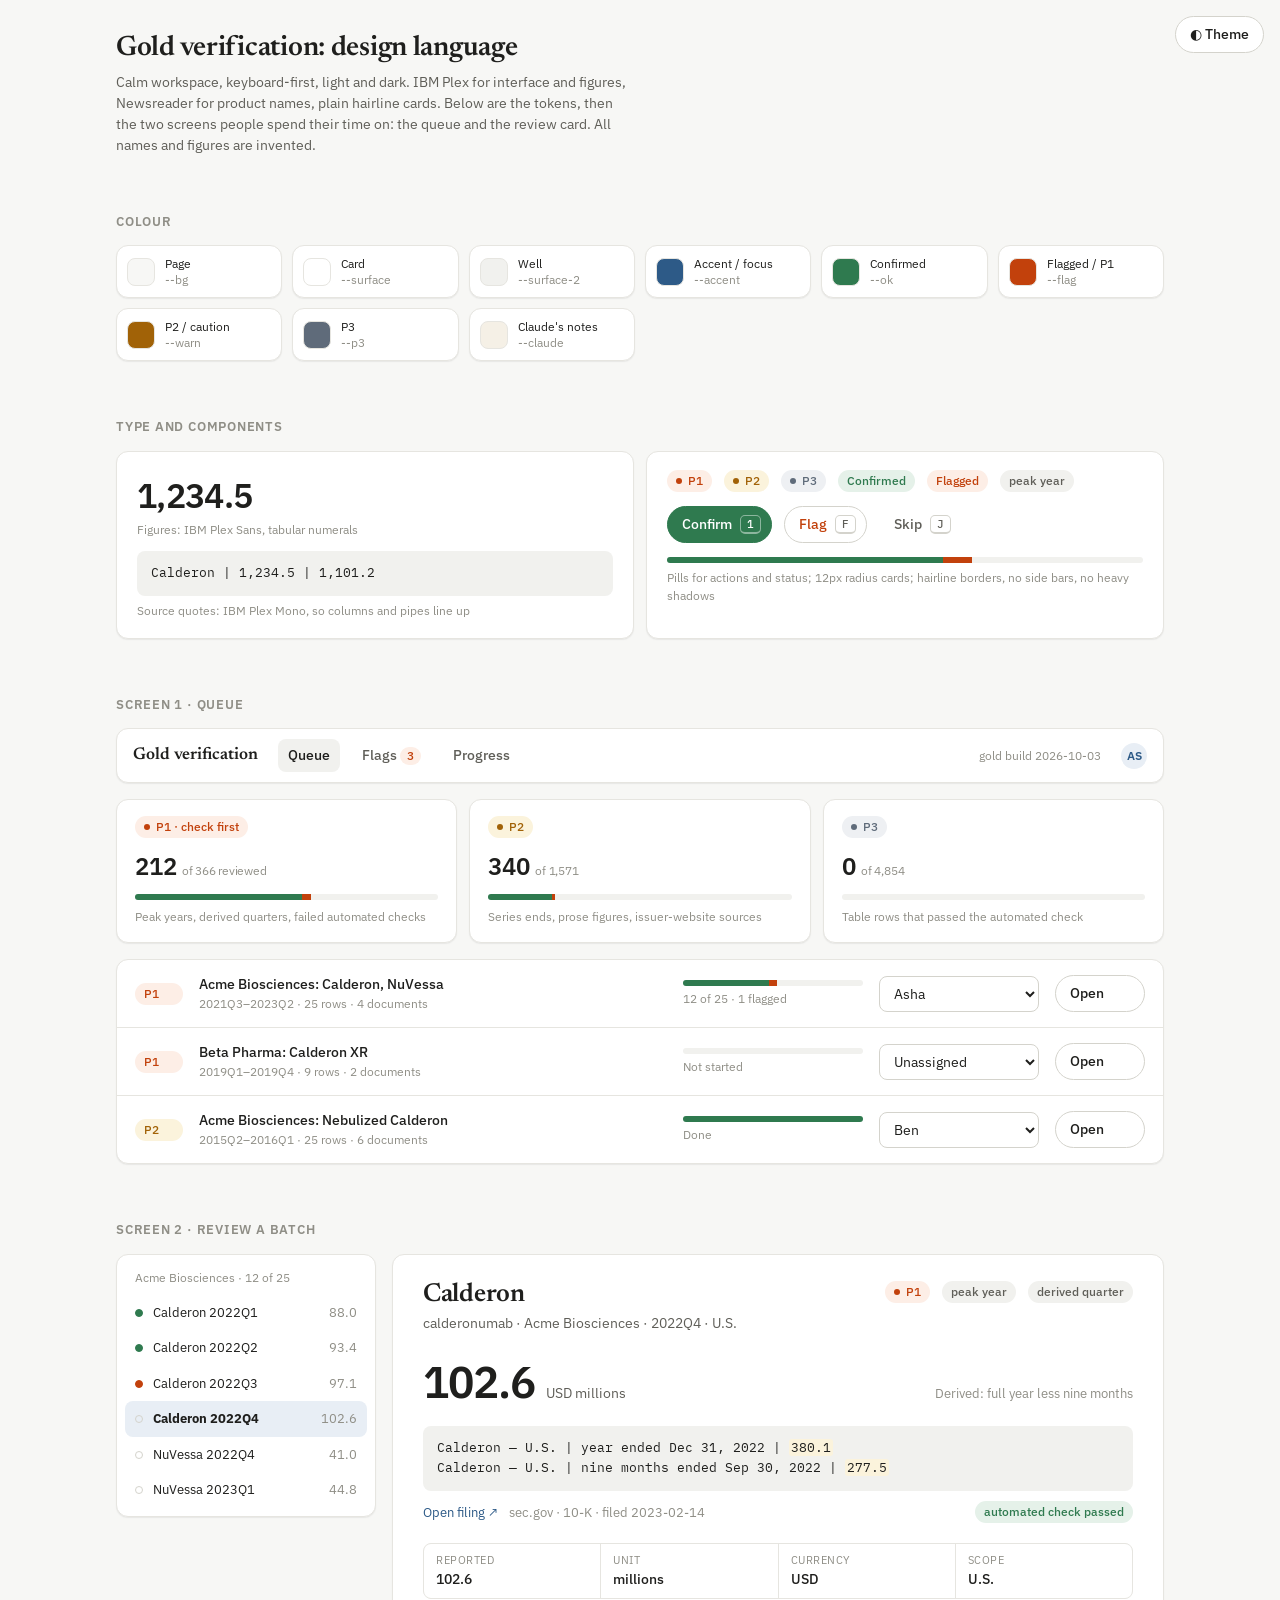
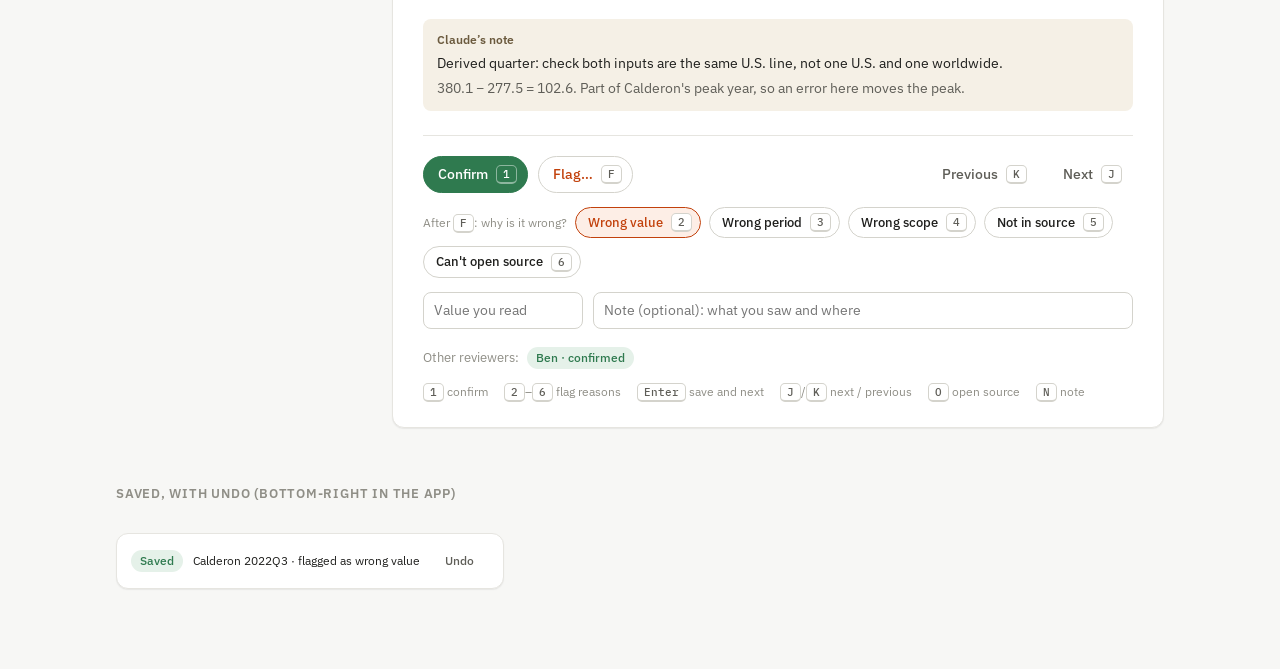
<file: docs/design-specimen.html>
<!doctype html>
<html lang="en">
<head>
<meta charset="utf-8">
<meta name="viewport" content="width=device-width, initial-scale=1">
<title>Gold Verification Design</title>
<link rel="preconnect" href="https://fonts.googleapis.com">
<link href="https://fonts.googleapis.com/css2?family=IBM+Plex+Sans:wght@400;500;600&family=IBM+Plex+Mono:wght@400;500&family=Newsreader:opsz,wght@6..72,500;6..72,600&display=swap" rel="stylesheet">
<style>
/* Design tokens. The app's style.css takes these verbatim. */
:root {
  --bg: #f7f7f5;          /* page */
  --surface: #ffffff;     /* cards */
  --surface-2: #f1f1ee;   /* wells, quote block, hover */
  --border: #e6e5e0;
  --border-strong: #d4d3cc;
  --text: #1f1f1d;
  --text-2: #5f5e58;
  --text-3: #8f8e86;
  --accent: #2d5a87;      /* focus, links */
  --accent-soft: #e8eef5;
  --ok: #2f7a4f;   --ok-soft: #e5f1e9;
  --flag: #c2410c; --flag-soft: #fdeee6;
  --warn: #a16207; --warn-soft: #fbf3dc;
  --p1: #c2410c; --p1-soft: #fdeee6;
  --p2: #a16207; --p2-soft: #fbf3dc;
  --p3: #5f6b7a; --p3-soft: #eef0f3;
  --claude: #6b5a3e; --claude-soft: #f5f0e6;
  --radius: 12px; --radius-sm: 8px; --radius-pill: 999px;
  --shadow: 0 1px 2px rgba(20,20,15,.04), 0 1px 1px rgba(20,20,15,.03);
  --font: "IBM Plex Sans", "Helvetica Neue", Arial, sans-serif;
  --serif: "Newsreader", Georgia, serif;
  --mono: "IBM Plex Mono", ui-monospace, Menlo, monospace;
  color-scheme: light;
}
@media (prefers-color-scheme: dark) {
  :root:not([data-theme="light"]) {
    --bg: #161615; --surface: #1e1e1c; --surface-2: #262624;
    --border: #2f2f2c; --border-strong: #3d3d39;
    --text: #ecebe6; --text-2: #b3b2aa; --text-3: #7f7e77;
    --accent: #8fb3d9; --accent-soft: #1f2a36;
    --ok: #5cc78d; --ok-soft: #1c3226;
    --flag: #f08a5d; --flag-soft: #3a2419;
    --warn: #e0b54f; --warn-soft: #362d17;
    --p1: #f08a5d; --p1-soft: #3a2419;
    --p2: #e0b54f; --p2-soft: #362d17;
    --p3: #a3adbb; --p3-soft: #2a2d32;
    --claude: #d2bf98; --claude-soft: #2a261e;
    --shadow: none;
    color-scheme: dark;
  }
}
:root[data-theme="dark"] {
  --bg: #161615; --surface: #1e1e1c; --surface-2: #262624;
  --border: #2f2f2c; --border-strong: #3d3d39;
  --text: #ecebe6; --text-2: #b3b2aa; --text-3: #7f7e77;
  --accent: #8fb3d9; --accent-soft: #1f2a36;
  --ok: #5cc78d; --ok-soft: #1c3226;
  --flag: #f08a5d; --flag-soft: #3a2419;
  --warn: #e0b54f; --warn-soft: #362d17;
  --p1: #f08a5d; --p1-soft: #3a2419;
  --p2: #e0b54f; --p2-soft: #362d17;
  --p3: #a3adbb; --p3-soft: #2a2d32;
  --claude: #d2bf98; --claude-soft: #2a261e;
  --shadow: none;
  color-scheme: dark;
}

* { box-sizing: border-box; }
body { margin: 0; background: var(--bg); color: var(--text); font: 14px/1.5 var(--font);
       font-feature-settings: "tnum" 1; -webkit-font-smoothing: antialiased; }
a { color: var(--accent); text-decoration: none; }
a:hover { text-decoration: underline; }
.wrap { max-width: 1080px; margin: 0 auto; padding: 32px 16px 80px; }
h1 { font: 600 28px/1.2 var(--serif); letter-spacing: -.01em; margin: 0; }
h2 { font-size: 13px; font-weight: 600; text-transform: uppercase; letter-spacing: .06em;
     color: var(--text-3); margin: 56px 0 14px; }
.lede { color: var(--text-2); margin: 6px 0 0; max-width: 64ch; }
.row { display: flex; gap: 12px; align-items: center; flex-wrap: wrap; }
.spacer { flex: 1; }

/* Shell */
.topbar { display: flex; align-items: center; gap: 20px; padding: 10px 16px; background: var(--surface);
          border: 1px solid var(--border); border-radius: var(--radius); box-shadow: var(--shadow); }
.brand { font-weight: 600; display: flex; align-items: center; gap: 8px; }
.brand { font-family: var(--serif); font-size: 17px; }
.brand i { display: none; }
.nav a { color: var(--text-2); padding: 6px 10px; border-radius: var(--radius-sm); font-weight: 500; }
.nav a.on { color: var(--text); background: var(--surface-2); }
.nav a:hover { text-decoration: none; background: var(--surface-2); }
.avatar { width: 26px; height: 26px; border-radius: 50%; background: var(--accent-soft); color: var(--accent);
          display: grid; place-items: center; font-size: 12px; font-weight: 600; }

/* Primitives */
.card { background: var(--surface); border: 1px solid var(--border); border-radius: var(--radius); box-shadow: var(--shadow); }
.chip { display: inline-flex; align-items: center; gap: 6px; padding: 2px 9px; border-radius: var(--radius-pill);
        font-size: 12px; font-weight: 500; background: var(--surface-2); color: var(--text-2); white-space: nowrap; }
.chip.dot::before { content: ""; width: 6px; height: 6px; border-radius: 50%; background: currentColor; }
.chip.p1 { background: var(--p1-soft); color: var(--p1); }
.chip.p2 { background: var(--p2-soft); color: var(--p2); }
.chip.p3 { background: var(--p3-soft); color: var(--p3); }
.chip.ok { background: var(--ok-soft); color: var(--ok); }
.chip.flag { background: var(--flag-soft); color: var(--flag); }
.btn { font: inherit; font-weight: 500; border: 1px solid var(--border-strong); background: var(--surface); color: var(--text);
       padding: 7px 14px; border-radius: var(--radius-pill); cursor: pointer; display: inline-flex; gap: 8px; align-items: center; }
.btn:hover { background: var(--surface-2); }
.btn:focus-visible, .input:focus { outline: 2px solid var(--accent); outline-offset: 2px; }
.btn.primary { background: var(--ok); border-color: var(--ok); color: #fff; }
:root[data-theme="dark"] .btn.primary { color: #10251a; }
@media (prefers-color-scheme: dark) { :root:not([data-theme="light"]) .btn.primary { color: #10251a; } }
.btn.ghost { border-color: transparent; color: var(--text-2); }
.btn.flagbtn { color: var(--flag); }
kbd { font: 500 11px var(--mono); padding: 1px 6px; border-radius: 5px; border: 1px solid var(--border-strong);
      border-bottom-width: 2px; color: var(--text-2); background: var(--surface); }
.btn kbd { margin-right: -4px; }
.btn.primary kbd { background: transparent; color: inherit; border-color: rgba(255,255,255,.45); }
.input { font: inherit; border: 1px solid var(--border-strong); background: var(--surface); color: var(--text);
         border-radius: var(--radius-sm); padding: 7px 10px; }
.bar { height: 6px; border-radius: var(--radius-pill); background: var(--surface-2); overflow: hidden; display: flex; }
.bar span { display: block; height: 100%; }
.bar .ok { background: var(--ok); } .bar .fl { background: var(--flag); }
.muted { color: var(--text-3); }
.small { font-size: 12px; }

/* Tokens section */
.swatches { display: grid; grid-template-columns: repeat(auto-fill, minmax(150px, 1fr)); gap: 10px; }
.sw { padding: 10px; display: flex; gap: 10px; align-items: center; }
.sw b { width: 28px; height: 28px; border-radius: 8px; border: 1px solid var(--border); flex: none; }
.sw div { font-size: 12px; line-height: 1.3; }
.type .card { padding: 18px 20px; }
.type .sample-fig { font-size: 34px; font-weight: 600; letter-spacing: -.02em; }

/* Queue screen */
.tiers { display: grid; grid-template-columns: repeat(3, 1fr); gap: 12px; }
.tier { padding: 16px 18px; }
.tier .n { font-size: 24px; font-weight: 600; letter-spacing: -.01em; }
.batches { margin-top: 16px; }
.batch { display: grid; grid-template-columns: 48px 1fr 180px 160px 90px; gap: 16px; align-items: center;
         padding: 14px 18px; border-top: 1px solid var(--border); }
.batch:first-child { border-top: 0; }
.batch:hover { background: var(--surface-2); }
.batch .title { font-weight: 500; }
.batch select { width: 100%; }

/* Review screen */
.review { display: grid; grid-template-columns: 260px 1fr; gap: 16px; align-items: start; }
.rail { padding: 8px; }
.rail .it { display: flex; align-items: center; gap: 10px; padding: 8px 10px; border-radius: var(--radius-sm); font-size: 13px; }
.rail .it.on { background: var(--accent-soft); }
.rail .it .st { width: 8px; height: 8px; border-radius: 50%; border: 1.5px solid var(--border-strong); flex: none; }
.rail .it .st.ok { background: var(--ok); border-color: var(--ok); }
.rail .it .st.fl { background: var(--flag); border-color: var(--flag); }
.rail .it .v { margin-left: auto; color: var(--text-3); }
.rowcard { padding: 26px 30px; }
.rowcard .head { display: flex; align-items: flex-start; gap: 12px; }
.rowcard .drug { font: 600 26px/1.15 var(--serif); letter-spacing: -.01em; }
.rowcard .meta { color: var(--text-2); margin-top: 2px; }
.figure { display: flex; align-items: baseline; gap: 10px; margin: 26px 0 22px; }
.figure .num { font-size: 44px; font-weight: 600; letter-spacing: -.02em; line-height: 1; }
.figure .unit { color: var(--text-2); }
.figure .usd { margin-left: auto; color: var(--text-3); font-size: 13px; }
.quote { font: 13px/1.6 var(--mono); background: var(--surface-2); border-radius: var(--radius-sm); padding: 12px 14px;
         color: var(--text); white-space: pre-wrap; word-break: break-word; }
.quote mark { background: var(--warn-soft); color: inherit; border-radius: 3px; padding: 0 2px; }
.src { display: flex; gap: 10px; align-items: center; margin-top: 10px; font-size: 13px; }
.note { margin-top: 20px; padding: 12px 14px; border-radius: var(--radius-sm); background: var(--claude-soft); }
.note .who { color: var(--claude); font-weight: 600; font-size: 12px; display: flex; gap: 6px; align-items: center; }
.note p { margin: 4px 0 0; }
.note p + p { color: var(--text-2); }
.facts { display: grid; grid-template-columns: repeat(4, 1fr); gap: 1px; background: var(--border); border: 1px solid var(--border);
         border-radius: var(--radius-sm); overflow: hidden; margin-top: 20px; }
.facts div { background: var(--surface); padding: 8px 12px; }
.facts dt { font-size: 11px; color: var(--text-3); text-transform: uppercase; letter-spacing: .05em; }
.facts dd { margin: 0; font-weight: 500; }
.actions { display: flex; gap: 10px; align-items: center; margin-top: 24px; padding-top: 20px; border-top: 1px solid var(--border); flex-wrap: wrap; }
.menu { position: relative; }
.menu .pop { position: absolute; left: 0; bottom: calc(100% + 8px); width: 260px; padding: 6px; z-index: 2;
             background: var(--surface); border: 1px solid var(--border); border-radius: var(--radius);
             box-shadow: 0 8px 24px rgba(0,0,0,.12); }
.menu .pop div { display: flex; justify-content: space-between; padding: 7px 10px; border-radius: 6px; }
.menu .pop div:hover, .menu .pop div.on { background: var(--surface-2); }
.reasons { display: flex; gap: 8px; flex-wrap: wrap; align-items: center; margin-top: 14px; }
.reasons .btn { padding: 5px 12px; font-size: 13px; }
.reasons .btn.on { background: var(--flag-soft); border-color: var(--flag); color: var(--flag); }
.flagform { display: grid; grid-template-columns: 160px 1fr; gap: 10px; margin-top: 14px; }
.others { margin-top: 18px; display: flex; gap: 8px; align-items: center; flex-wrap: wrap; font-size: 13px; }
.keys { display: flex; gap: 16px; flex-wrap: wrap; color: var(--text-3); font-size: 12px; margin-top: 14px; }

.toast { display: inline-flex; margin-top: 16px; padding: 10px 14px; gap: 10px; align-items: center; flex-wrap: wrap; }
.theme { position: fixed; top: 16px; right: 16px; }

@media (max-width: 820px) {
  .tiers { grid-template-columns: 1fr; }
  .review { grid-template-columns: 1fr; }
  .rail { display: none; }
  .batch { grid-template-columns: 40px 1fr; }
  .batch > :nth-child(n+3) { grid-column: 2; }
  .facts { grid-template-columns: repeat(2, 1fr); }
  .flagform { grid-template-columns: 1fr; }
  .nav { display: none; }
  .rowcard { padding: 20px; }
  .rowcard .head { flex-wrap: wrap; }
  .figure { flex-wrap: wrap; }
  .figure .usd { margin-left: 0; width: 100%; }
  .topbar { flex-wrap: wrap; gap: 10px; }
  .theme { position: static; margin: 16px 16px 0 auto; display: flex; }
  .quote { font-size: 12px; }
  .figure .num { font-size: 36px; }
}
</style>
</head>
<body>
<button class="btn theme" id="theme" title="Toggle theme">◐ Theme</button>
<div class="wrap">

  <h1>Gold verification: design language</h1>
  <p class="lede">Calm workspace, keyboard-first, light and dark. IBM Plex for interface and figures, Newsreader for product names, plain hairline cards. Below are the tokens, then the two screens people
  spend their time on: the queue and the review card. All names and figures are invented.</p>

  <!-- ───────────── Tokens ───────────── -->
  <h2>Colour</h2>
  <div class="swatches">
    <div class="card sw"><b style="background:var(--bg)"></b><div>Page<br><span class="muted">--bg</span></div></div>
    <div class="card sw"><b style="background:var(--surface)"></b><div>Card<br><span class="muted">--surface</span></div></div>
    <div class="card sw"><b style="background:var(--surface-2)"></b><div>Well<br><span class="muted">--surface-2</span></div></div>
    <div class="card sw"><b style="background:var(--accent)"></b><div>Accent / focus<br><span class="muted">--accent</span></div></div>
    <div class="card sw"><b style="background:var(--ok)"></b><div>Confirmed<br><span class="muted">--ok</span></div></div>
    <div class="card sw"><b style="background:var(--flag)"></b><div>Flagged / P1<br><span class="muted">--flag</span></div></div>
    <div class="card sw"><b style="background:var(--warn)"></b><div>P2 / caution<br><span class="muted">--warn</span></div></div>
    <div class="card sw"><b style="background:var(--p3)"></b><div>P3<br><span class="muted">--p3</span></div></div>
    <div class="card sw"><b style="background:var(--claude-soft)"></b><div>Claude's notes<br><span class="muted">--claude</span></div></div>
  </div>

  <h2>Type and components</h2>
  <div class="type" style="display:grid;grid-template-columns:repeat(auto-fit,minmax(300px,1fr));gap:12px">
    <div class="card">
      <div class="sample-fig">1,234.5</div>
      <div class="muted small">Figures: IBM Plex Sans, tabular numerals</div>
      <div style="margin-top:12px" class="quote">Calderon | 1,234.5 | 1,101.2</div>
      <div class="muted small" style="margin-top:6px">Source quotes: IBM Plex Mono, so columns and pipes line up</div>
    </div>
    <div class="card">
      <div class="row"><span class="chip p1 dot">P1</span><span class="chip p2 dot">P2</span><span class="chip p3 dot">P3</span>
        <span class="chip ok">Confirmed</span><span class="chip flag">Flagged</span><span class="chip">peak year</span></div>
      <div class="row" style="margin-top:14px"><button class="btn primary">Confirm <kbd>1</kbd></button>
        <button class="btn flagbtn">Flag <kbd>F</kbd></button><button class="btn ghost">Skip <kbd>J</kbd></button></div>
      <div style="margin-top:14px" class="bar"><span class="ok" style="width:58%"></span><span class="fl" style="width:6%"></span></div>
      <div class="muted small" style="margin-top:6px">Pills for actions and status; 12px radius cards; hairline borders, no side bars, no heavy shadows</div>
    </div>
  </div>

  <!-- ───────────── Queue ───────────── -->
  <h2>Screen 1 · Queue</h2>
  <div class="topbar">
    <div class="brand"><i></i>Gold verification</div>
    <nav class="nav row"><a class="on" href="#">Queue</a><a href="#">Flags <span class="chip flag" style="padding:0 7px">3</span></a><a href="#">Progress</a></nav>
    <div class="spacer"></div>
    <span class="muted small">gold build 2026-10-03</span>
    <div class="avatar">AS</div>
  </div>

  <div class="tiers" style="margin-top:16px">
    <div class="card tier">
      <div class="row"><span class="chip p1 dot">P1 · check first</span></div>
      <div class="n" style="margin-top:10px">212 <span class="muted small" style="font-weight:400">of 366 reviewed</span></div>
      <div class="bar" style="margin-top:10px"><span class="ok" style="width:55%"></span><span class="fl" style="width:3%"></span></div>
      <div class="muted small" style="margin-top:8px">Peak years, derived quarters, failed automated checks</div>
    </div>
    <div class="card tier">
      <div class="row"><span class="chip p2 dot">P2</span></div>
      <div class="n" style="margin-top:10px">340 <span class="muted small" style="font-weight:400">of 1,571</span></div>
      <div class="bar" style="margin-top:10px"><span class="ok" style="width:21%"></span><span class="fl" style="width:1%"></span></div>
      <div class="muted small" style="margin-top:8px">Series ends, prose figures, issuer-website sources</div>
    </div>
    <div class="card tier">
      <div class="row"><span class="chip p3 dot">P3</span></div>
      <div class="n" style="margin-top:10px">0 <span class="muted small" style="font-weight:400">of 4,854</span></div>
      <div class="bar" style="margin-top:10px"></div>
      <div class="muted small" style="margin-top:8px">Table rows that passed the automated check</div>
    </div>
  </div>

  <div class="card batches">
    <div class="batch">
      <span class="chip p1">P1</span>
      <div><div class="title">Acme Biosciences: Calderon, NuVessa</div><div class="muted small">2021Q3–2023Q2 · 25 rows · 4 documents</div></div>
      <div><div class="bar"><span class="ok" style="width:48%"></span><span class="fl" style="width:4%"></span></div>
        <div class="muted small" style="margin-top:4px">12 of 25 · 1 flagged</div></div>
      <select class="input"><option>Asha</option><option>Ben</option><option>Unassigned</option></select>
      <button class="btn">Open</button>
    </div>
    <div class="batch">
      <span class="chip p1">P1</span>
      <div><div class="title">Beta Pharma: Calderon XR</div><div class="muted small">2019Q1–2019Q4 · 9 rows · 2 documents</div></div>
      <div><div class="bar"></div><div class="muted small" style="margin-top:4px">Not started</div></div>
      <select class="input"><option>Unassigned</option><option>Asha</option><option>Ben</option></select>
      <button class="btn">Open</button>
    </div>
    <div class="batch">
      <span class="chip p2">P2</span>
      <div><div class="title">Acme Biosciences: Nebulized Calderon</div><div class="muted small">2015Q2–2016Q1 · 25 rows · 6 documents</div></div>
      <div><div class="bar"><span class="ok" style="width:100%"></span></div><div class="muted small" style="margin-top:4px">Done</div></div>
      <select class="input"><option>Ben</option></select>
      <button class="btn">Open</button>
    </div>
  </div>

  <!-- ───────────── Review ───────────── -->
  <h2>Screen 2 · Review a batch</h2>
  <div class="review">
    <div class="card rail">
      <div class="muted small" style="padding:6px 10px 8px">Acme Biosciences · 12 of 25</div>
      <div class="it"><span class="st ok"></span>Calderon 2022Q1<span class="v">88.0</span></div>
      <div class="it"><span class="st ok"></span>Calderon 2022Q2<span class="v">93.4</span></div>
      <div class="it"><span class="st fl"></span>Calderon 2022Q3<span class="v">97.1</span></div>
      <div class="it on"><span class="st"></span><b>Calderon 2022Q4</b><span class="v">102.6</span></div>
      <div class="it"><span class="st"></span>NuVessa 2022Q4<span class="v">41.0</span></div>
      <div class="it"><span class="st"></span>NuVessa 2023Q1<span class="v">44.8</span></div>
    </div>

    <div class="card rowcard">
      <div class="head">
        <div>
          <div class="drug">Calderon</div>
          <div class="meta">calderonumab · Acme Biosciences · 2022Q4 · U.S.</div>
        </div>
        <div class="spacer"></div>
        <span class="chip p1 dot">P1</span><span class="chip">peak year</span><span class="chip">derived quarter</span>
      </div>

      <div class="figure">
        <span class="num">102.6</span><span class="unit">USD millions</span>
        <span class="usd">Derived: full year less nine months</span>
      </div>

      <div class="quote">Calderon — U.S. | year ended Dec 31, 2022 | <mark>380.1</mark>
Calderon — U.S. | nine months ended Sep 30, 2022 | <mark>277.5</mark></div>
      <div class="src"><a href="#">Open filing ↗</a><span class="muted">sec.gov · 10-K · filed 2023-02-14</span>
        <span class="spacer"></span><span class="chip ok">automated check passed</span></div>

      <dl class="facts">
        <div><dt>Reported</dt><dd>102.6</dd></div>
        <div><dt>Unit</dt><dd>millions</dd></div>
        <div><dt>Currency</dt><dd>USD</dd></div>
        <div><dt>Scope</dt><dd>U.S.</dd></div>
      </dl>

      <div class="note">
        <div class="who">Claude’s note</div>
        <p>Derived quarter: check both inputs are the same U.S. line, not one U.S. and one worldwide.</p>
        <p>380.1 − 277.5 = 102.6. Part of Calderon's peak year, so an error here moves the peak.</p>
      </div>

      <div class="actions">
        <button class="btn primary">Confirm <kbd>1</kbd></button>
        <button class="btn flagbtn">Flag… <kbd>F</kbd></button>
        <span class="spacer"></span>
        <button class="btn ghost">Previous <kbd>K</kbd></button>
        <button class="btn ghost">Next <kbd>J</kbd></button>
      </div>

      <div class="reasons">
        <span class="muted small">After <kbd>F</kbd>: why is it wrong?</span>
        <button class="btn on">Wrong value <kbd>2</kbd></button>
        <button class="btn">Wrong period <kbd>3</kbd></button>
        <button class="btn">Wrong scope <kbd>4</kbd></button>
        <button class="btn">Not in source <kbd>5</kbd></button>
        <button class="btn">Can't open source <kbd>6</kbd></button>
      </div>
      <div class="flagform">
        <input class="input" placeholder="Value you read" value="">
        <input class="input" placeholder="Note (optional): what you saw and where">
      </div>

      <div class="others"><span class="muted">Other reviewers:</span><span class="chip ok">Ben · confirmed</span></div>
      <div class="keys"><span><kbd>1</kbd> confirm</span><span><kbd>2</kbd>–<kbd>6</kbd> flag reasons</span>
        <span><kbd>Enter</kbd> save and next</span><span><kbd>J</kbd>/<kbd>K</kbd> next / previous</span>
        <span><kbd>O</kbd> open source</span><span><kbd>N</kbd> note</span></div>
    </div>
  </div>

  <h2>Saved, with undo (bottom-right in the app)</h2>
  <div class="card toast"><span class="chip ok">Saved</span><span class="small">Calderon 2022Q3 · flagged as wrong value</span><button class="btn ghost small">Undo</button></div>
</div>
<script>
  const b = document.getElementById('theme');
  b.onclick = () => {
    const r = document.documentElement;
    const dark = r.dataset.theme ? r.dataset.theme === 'dark' : matchMedia('(prefers-color-scheme: dark)').matches;
    r.dataset.theme = dark ? 'light' : 'dark';
  };
</script>
</body>
</html>
</file>
